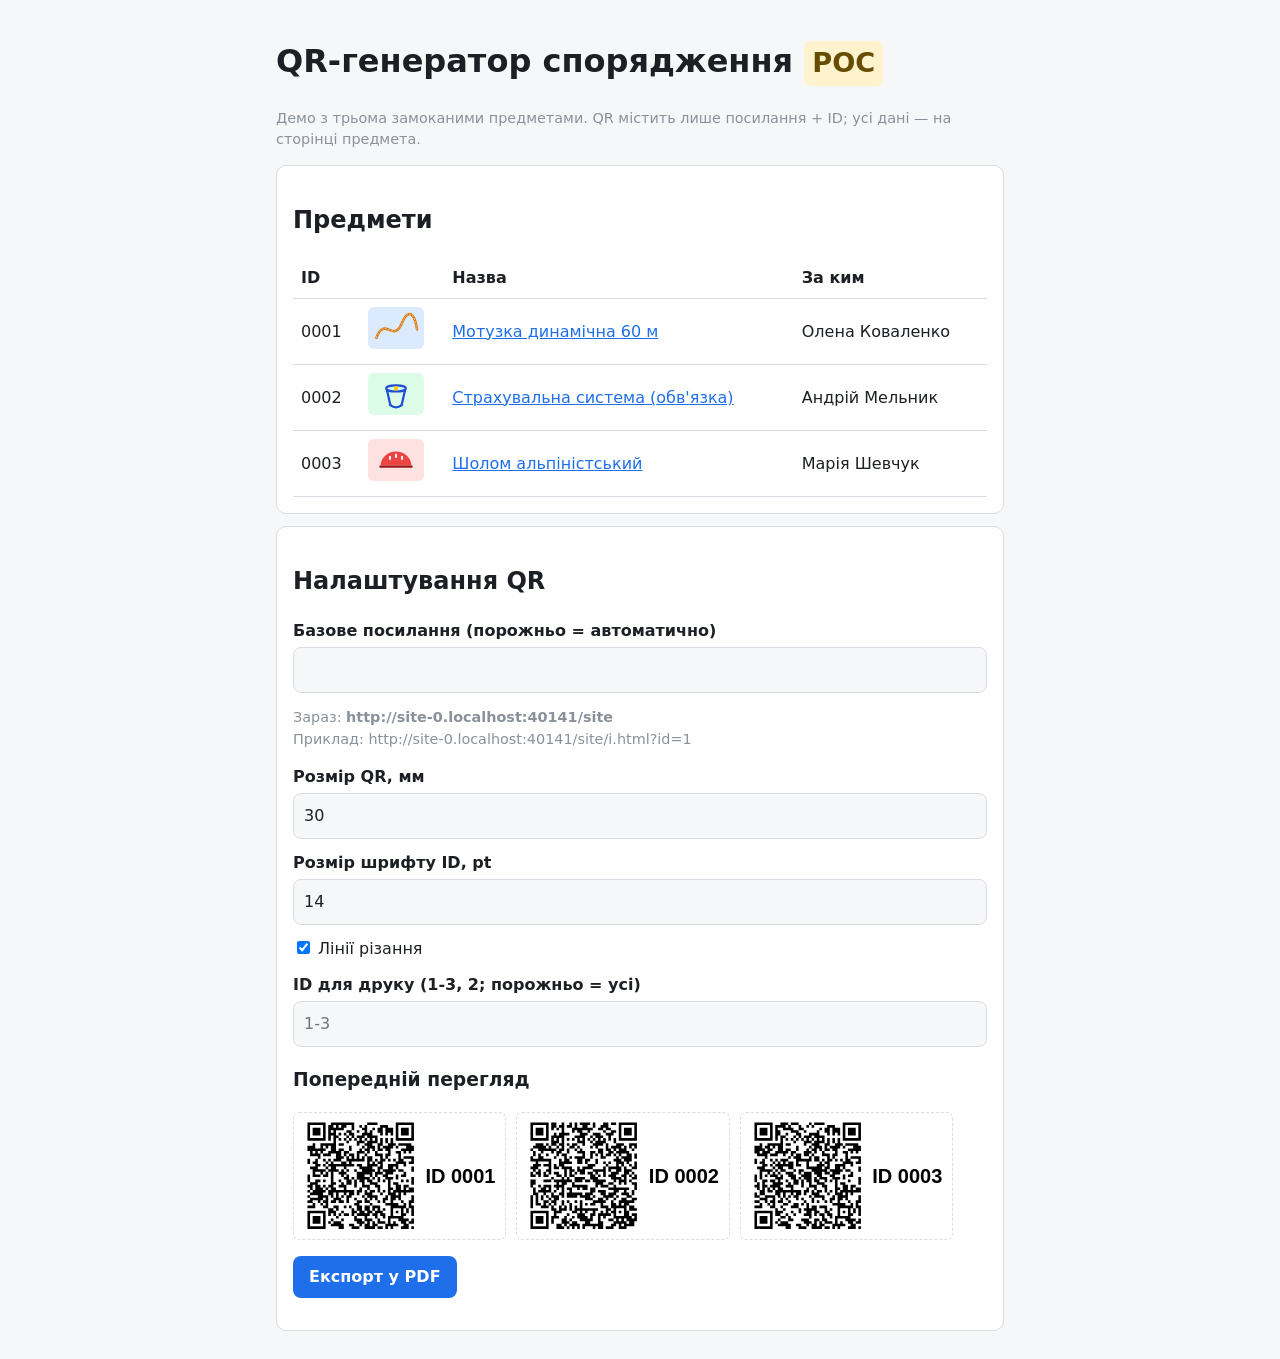
<file: site/index.html>
<!doctype html>
<html lang="uk"><head><meta charset="utf-8">
<meta name="viewport" content="width=device-width, initial-scale=1">
<title>QR-генератор спорядження (POC)</title>
<link rel="stylesheet" href="style.css">
<script src="vendor/qrcode.min.js"></script>
<script src="vendor/jspdf.umd.min.js"></script>
<script src="data.js"></script>
</head><body><main>
<h1>QR-генератор спорядження <span class="badge">POC</span></h1>
<p class="muted">Демо з трьома замоканими предметами. QR містить лише посилання + ID; усі дані — на сторінці предмета.</p>

<div class="card"><h2>Предмети</h2>
<table id="items"><tr><th>ID</th><th></th><th>Назва</th><th>За ким</th></tr></table></div>

<div class="card"><h2>Налаштування QR</h2>
<label>Базове посилання (порожньо = автоматично)</label>
<input type="text" id="base" placeholder="">
<p class="muted">Зараз: <b id="baseNow"></b><br>Приклад: <span id="example"></span></p>
<label>Розмір QR, мм</label><input type="number" id="qrmm" min="10" max="100" value="30">
<label>Розмір шрифту ID, pt</label><input type="number" id="idpt" min="6" max="60" value="14">
<label style="font-weight:400"><input type="checkbox" id="cut" checked> Лінії різання</label>
<label>ID для друку (1-3, 2; порожньо = усі)</label><input type="text" id="ids" placeholder="1-3">
<h3>Попередній перегляд</h3><div class="preview" id="preview"></div>
<p><button id="pdf">Експорт у PDF</button></p></div>

<script>
const $ = id => document.getElementById(id);
const defaultBase = () => location.href.replace(/[^/]*([?#].*)?$/, "").replace(/\/$/, "");
const base = () => ($("base").value.trim() || defaultBase()).replace(/\/$/, "");
const urlFor = id => `${base()}/i.html?id=${id}`;
const pad = id => String(id).padStart(4, "0");
const KEY = "qr-poc-settings";

try { const s = JSON.parse(localStorage.getItem(KEY) || "{}");
  for (const k of ["base","qrmm","idpt","ids"]) if (s[k] != null) $(k).value = s[k]; if (s.cut != null) $("cut").checked = s.cut; } catch {}

function qrFor(url) { const q = qrcode(0, "H"); q.addData(url); q.make(); return q; }

function parseIds(t) {
  const all = ITEMS.map(i => i.id); t = t.trim(); if (!t) return all;
  const out = new Set();
  for (const p of t.split(/[,;]/)) { const m = p.trim().match(/^(\d+)(?:\s*-\s*(\d+))?$/); if (!m) continue;
    for (let i = +m[1]; i <= +(m[2] || m[1]); i++) out.add(i); }
  return [...out].filter(i => all.includes(i)).sort((a, b) => a - b);
}

function render() {
  try { localStorage.setItem(KEY, JSON.stringify({ base: $("base").value, qrmm: $("qrmm").value, idpt: $("idpt").value, ids: $("ids").value, cut: $("cut").checked })); } catch {}
  $("baseNow").textContent = base(); $("example").textContent = urlFor(1);
  $("preview").innerHTML = parseIds($("ids").value).map(id => {
    const q = qrFor(urlFor(id));
    return `<div class="label">${q.createSvgTag({ cellSize: 3, margin: 4, scalable: true }).replace("<svg", `<svg width="${$("qrmm").value * 3.78}" height="${$("qrmm").value * 3.78}"`)}<b>ID ${pad(id)}</b></div>`;
  }).join("");
}
$("items").insertAdjacentHTML("beforeend", ITEMS.map(i => `<tr><td>${pad(i.id)}</td><td><img class="thumb" src="${i.photo}" alt=""></td><td><a href="i.html?id=${i.id}">${i.name}</a></td><td>${i.holder}</td></tr>`).join(""));
for (const id of ["base","qrmm","idpt","ids","cut"]) $(id).addEventListener("input", render);
render();

$("pdf").onclick = () => {
  const ids = parseIds($("ids").value); if (!ids.length) return alert("Немає предметів");
  const qrmm = +$("qrmm").value, pt = +$("idpt").value, cut = $("cut").checked;
  const doc = new jspdf.jsPDF({ unit: "mm", format: "a4" });
  doc.setFont("helvetica", "bold"); doc.setFontSize(pt);
  const margin = 10, gap = 2, W = 210, H = 297;
  const tw = Math.max(...ids.map(i => doc.getTextWidth(`ID ${pad(i)}`)));
  const cw = qrmm + 2 + gap + tw + 3, ch = qrmm + 2;
  const cols = Math.max(1, Math.floor((W - 2 * margin) / cw)), rows = Math.max(1, Math.floor((H - 2 * margin) / ch));
  ids.forEach((id, n) => {
    const pos = n % (cols * rows); if (n && pos === 0) doc.addPage();
    const x = margin + (pos % cols) * cw, y = margin + Math.floor(pos / cols) * ch;
    if (cut) { doc.setDrawColor(150); doc.setLineWidth(0.1); doc.setLineDashPattern([1, 1], 0); doc.rect(x, y, cw, ch); doc.setLineDashPattern([], 0); }
    const q = qrFor(urlFor(id)), N = q.getModuleCount(), m = qrmm / (N + 8);
    doc.setFillColor(0, 0, 0);
    for (let r = 0; r < N; r++) for (let c = 0; c < N; c++)
      if (q.isDark(r, c)) doc.rect(x + 1 + (c + 4) * m, y + 1 + (r + 4) * m, m + 0.02, m + 0.02, "F");
    doc.text(`ID ${pad(id)}`, x + 1 + qrmm + gap, y + 1 + qrmm / 2 + pt * 0.12);
  });
  doc.save("qr-labels.pdf");
};
</script></main></body></html>
</file>
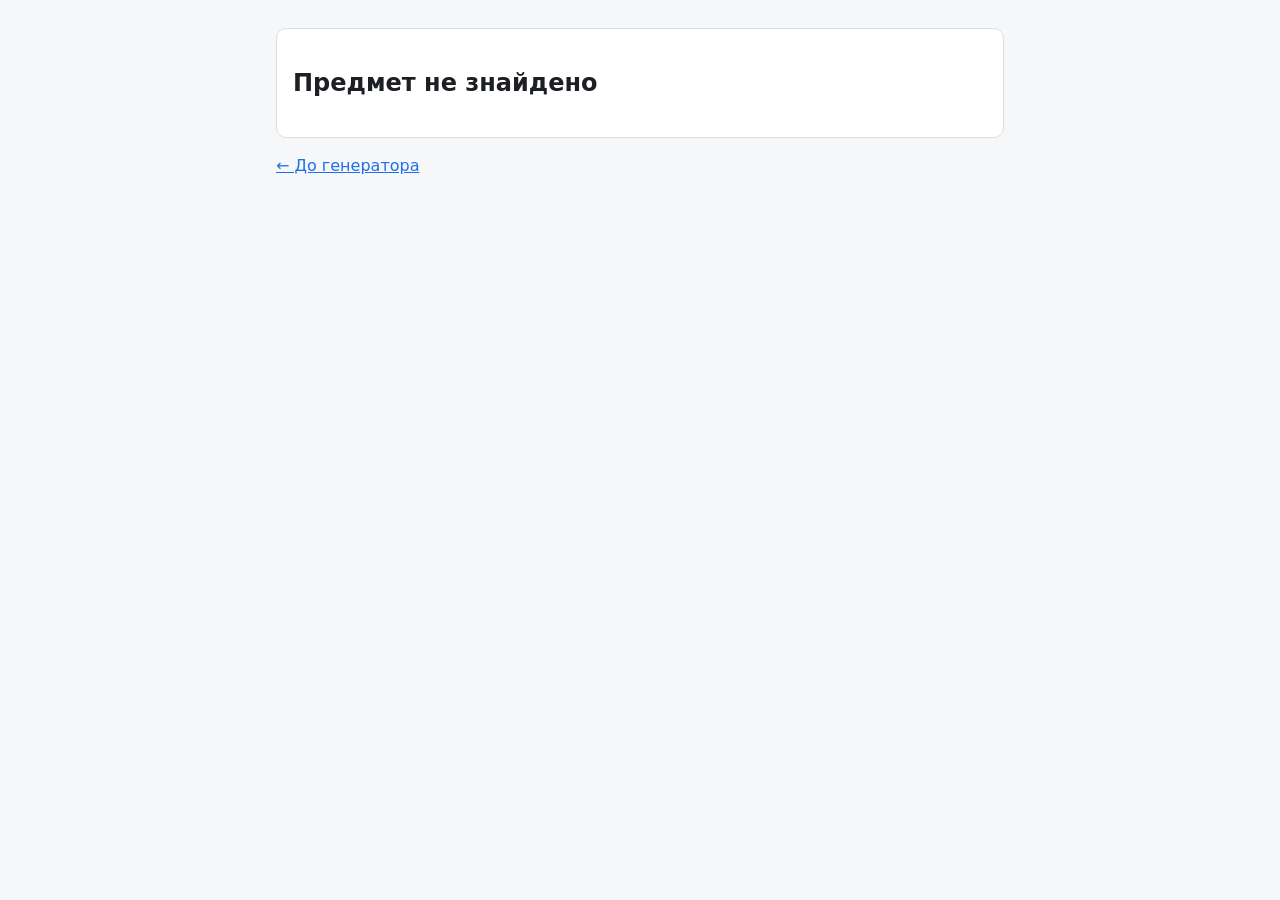
<file: site/i.html>
<!doctype html>
<html lang="uk"><head><meta charset="utf-8">
<meta name="viewport" content="width=device-width, initial-scale=1">
<title>Предмет</title><link rel="stylesheet" href="style.css">
<script src="data.js"></script></head><body><main><div class="card" id="c"></div>
<p><a href="index.html">← До генератора</a></p></main>
<script>
const id = +new URLSearchParams(location.search).get("id");
const it = ITEMS.find(i => i.id === id), c = document.getElementById("c");
if (!it) c.innerHTML = "<h2>Предмет не знайдено</h2>";
else { document.title = it.name;
  c.innerHTML = `<img class="big" src="${it.photo}" alt=""><h2>${it.name}</h2><p><b>За ким закріплено:</b> ${it.holder}</p><p class="muted">ID ${String(it.id).padStart(4, "0")}</p>`; }
</script></body></html>
</file>
<file: site/style.css>
:root{--bg:#f6f7f9;--fg:#1c1f24;--card:#fff;--line:#d9dde3;--acc:#1f6feb}
@media(prefers-color-scheme:dark){:root{--bg:#14161a;--fg:#e6e8eb;--card:#1e2126;--line:#33383f;--acc:#58a6ff}}
*{box-sizing:border-box}
body{margin:0;background:var(--bg);color:var(--fg);font:16px/1.5 system-ui,sans-serif}
main{max-width:760px;margin:0 auto;padding:16px}
.card{background:var(--card);border:1px solid var(--line);border-radius:10px;padding:16px;margin:12px 0}
label{display:block;margin:12px 0 4px;font-weight:600}
input[type=text],input[type=number]{width:100%;padding:10px;border:1px solid var(--line);border-radius:8px;background:var(--bg);color:var(--fg);font:inherit}
button{padding:9px 16px;border:0;border-radius:8px;background:var(--acc);color:#fff;font:inherit;font-weight:600;cursor:pointer}
a{color:var(--acc)}
table{width:100%;border-collapse:collapse}td,th{padding:8px;border-bottom:1px solid var(--line);text-align:left;vertical-align:middle}
img.thumb{width:56px;height:42px;object-fit:cover;border-radius:6px}
img.big{max-width:100%;border-radius:10px}
.muted{color:#8a919b;font-size:.9em}
.badge{display:inline-block;background:#fff3cd;color:#664d03;border-radius:6px;padding:2px 8px;font-size:.85em}
.preview{display:flex;gap:10px;align-items:center;flex-wrap:wrap}
.label{display:flex;align-items:center;gap:8px;border:1px dashed var(--line);padding:6px 10px;border-radius:6px;background:#fff;color:#000}
.label svg{display:block}.label b{font:bold 20px Helvetica,Arial,sans-serif}
</file>
